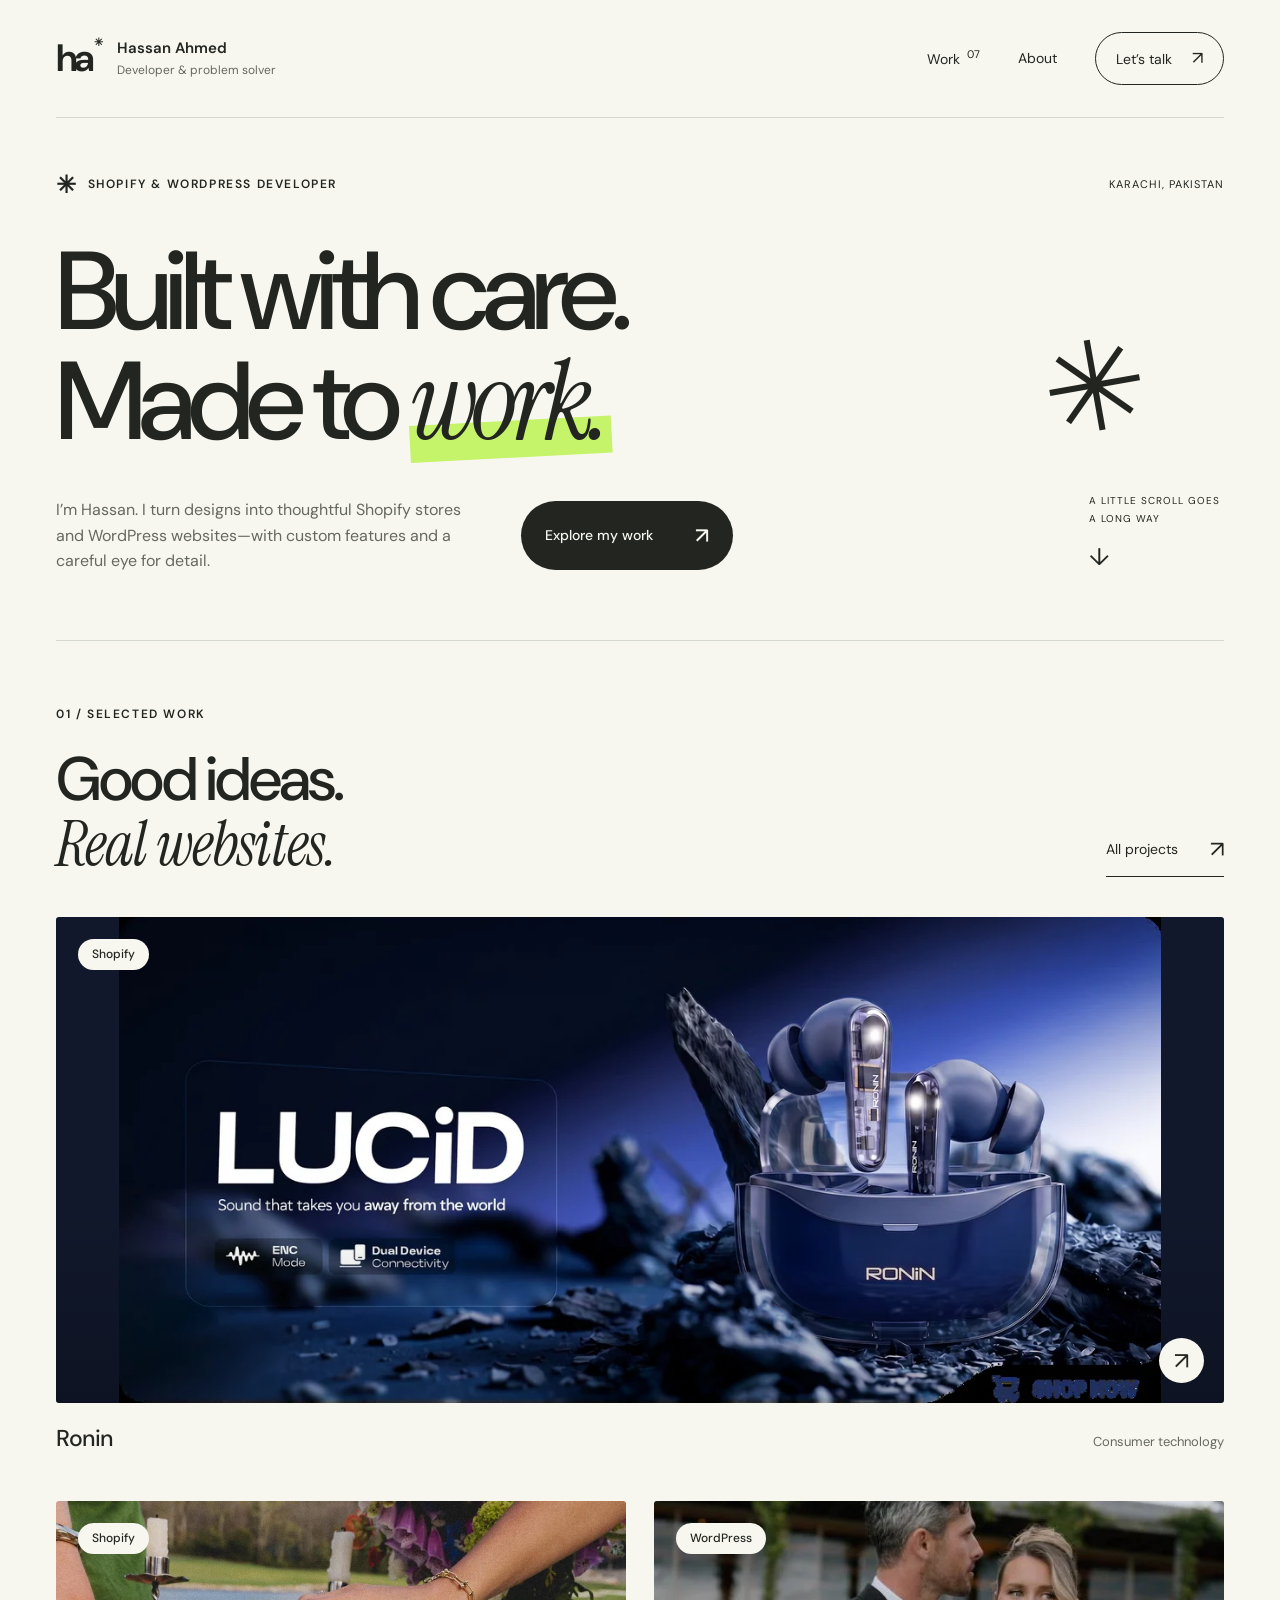
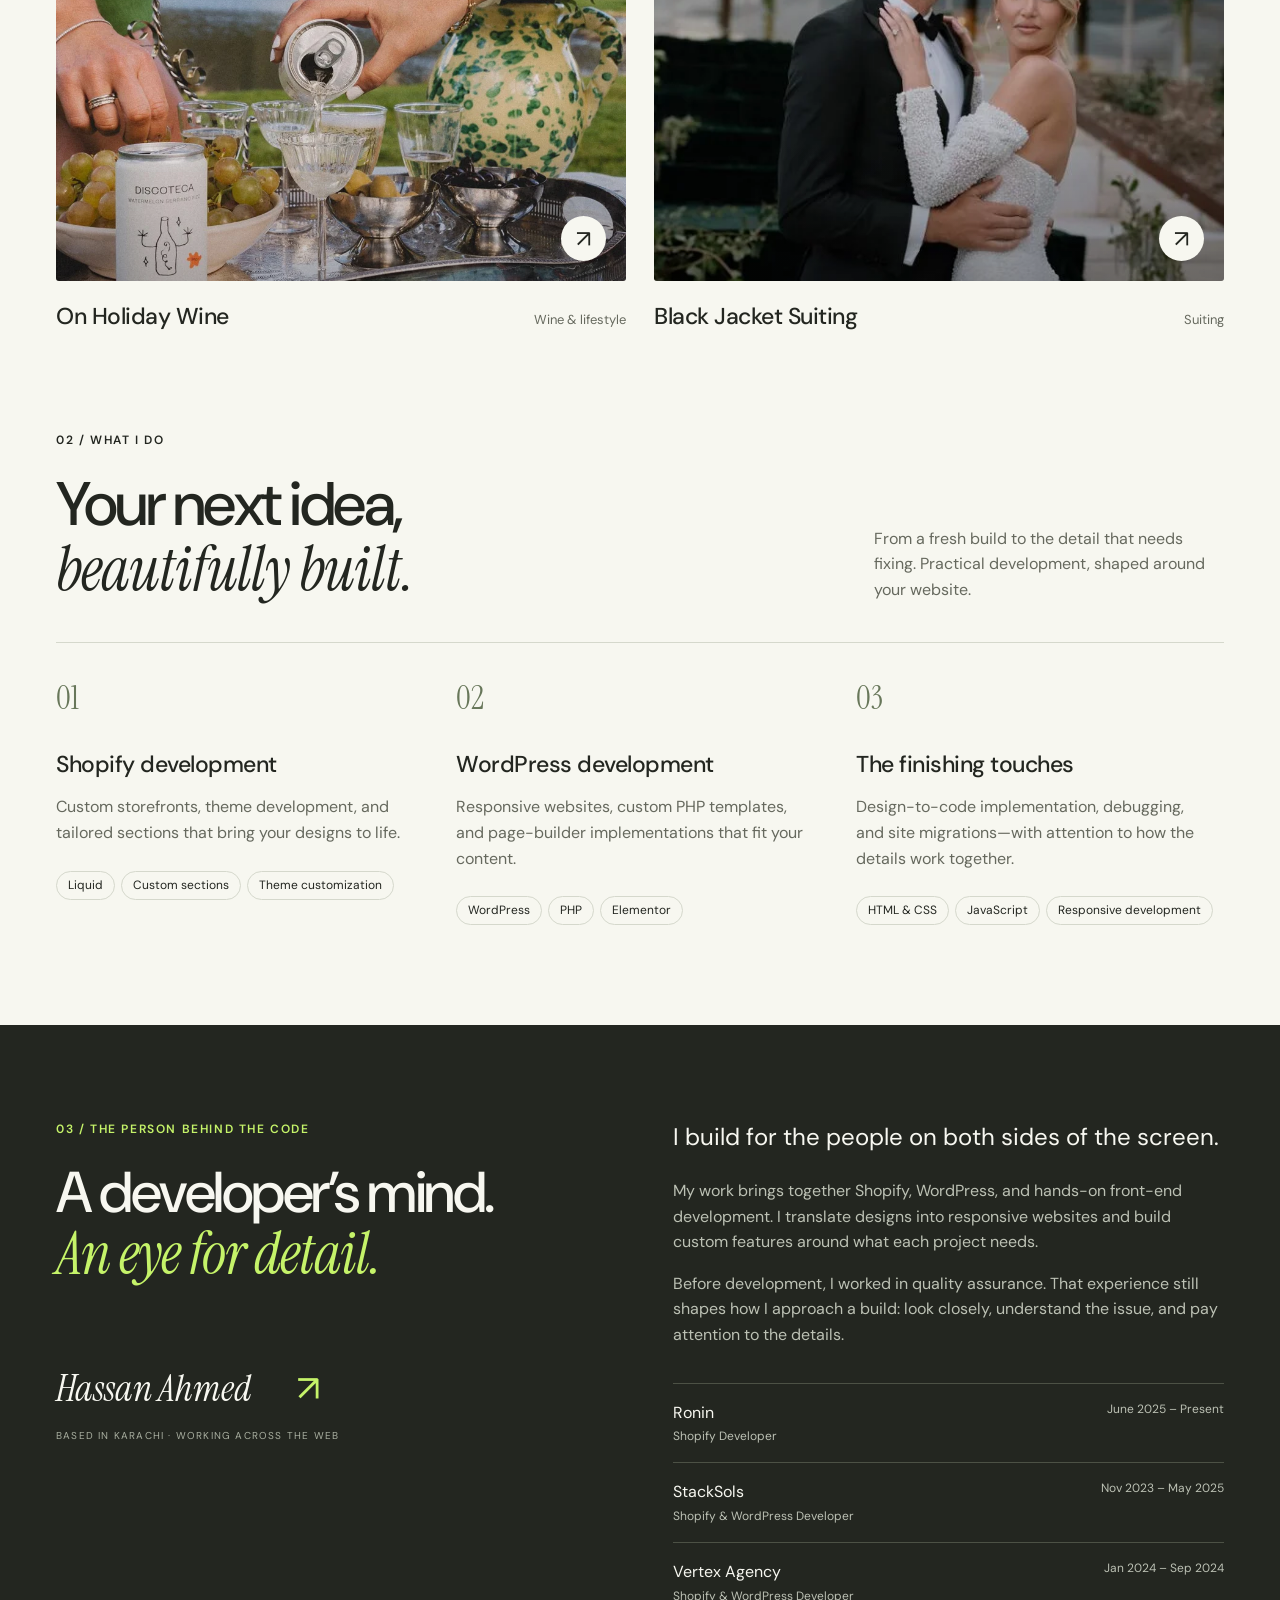
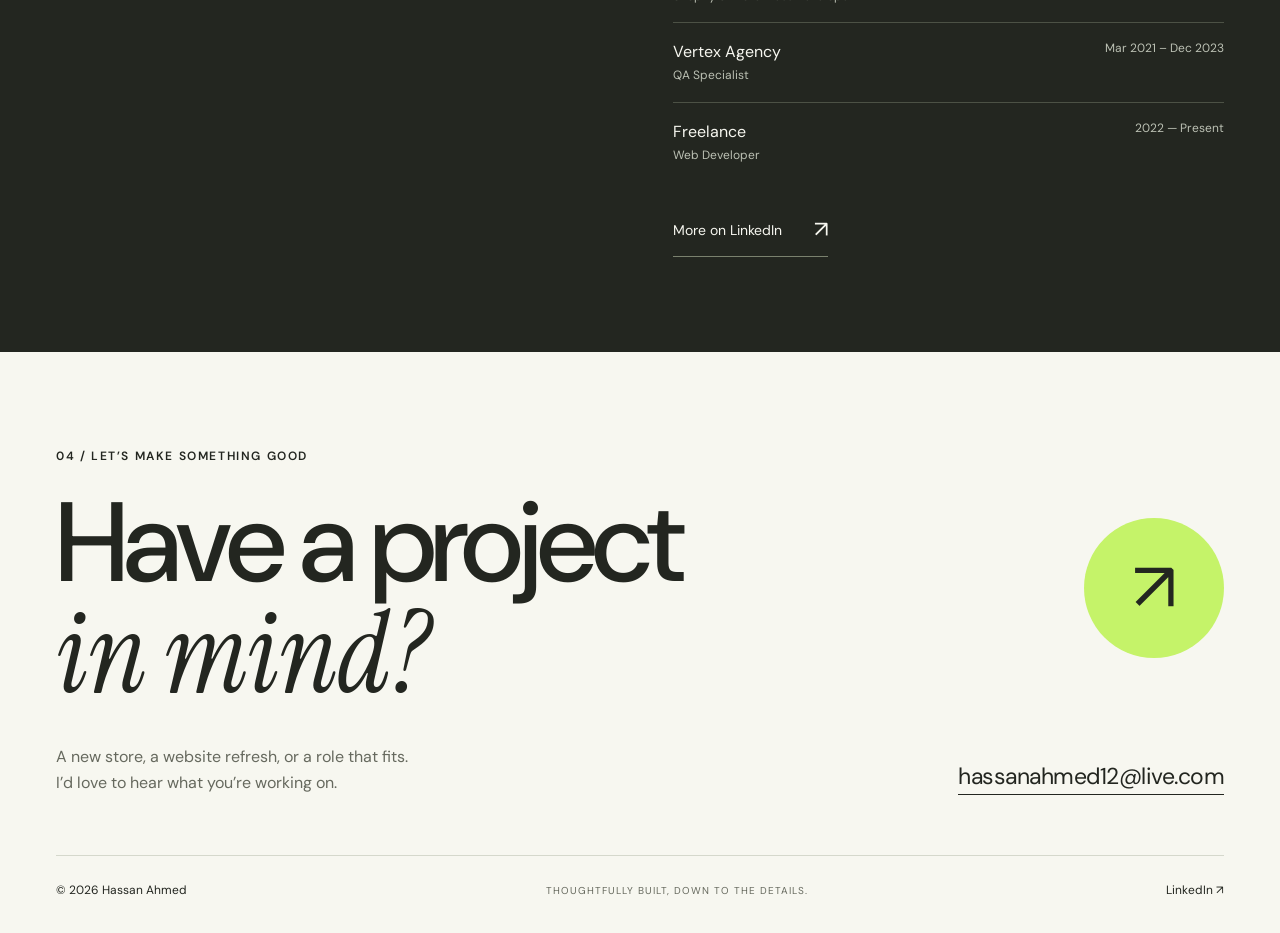
<file: index.html>
<!doctype html>
<html lang="en">
<head>
  <meta charset="utf-8"><meta name="viewport" content="width=device-width, initial-scale=1">
  <title>Hassan Ahmed — Shopify & WordPress Developer</title>
  <meta name="description" content="Hassan Ahmed is a Shopify and WordPress developer in Karachi. Explore selected storefronts, websites, and development experience.">
  <meta name="theme-color" content="#f7f7f0">
  <link rel="icon" type="image/svg+xml" href="data:image/svg+xml,%3Csvg xmlns='http://www.w3.org/2000/svg' viewBox='0 0 64 64'%3E%3Crect width='64' height='64' rx='32' fill='%23232620'/%3E%3Ctext x='32' y='42' font-family='Arial' font-size='30' font-weight='700' text-anchor='middle' fill='%23c5f369'%3Eha%3C/text%3E%3C/svg%3E">
  <link rel="stylesheet" href="./styles.css">
</head>
<body>
  <a class="skip" href="#main">Skip to content</a>
  <header class="header wrap"><a class="identity" href="./" aria-label="Hassan Ahmed home"><span class="monogram">ha<span>✳</span></span><span>Hassan Ahmed<br><small>Developer & problem solver</small></span></a><nav aria-label="Main navigation"><a href="./work/">Work <span>07</span></a><a href="#about">About</a><a class="nav-contact" href="#contact">Let’s talk <span aria-hidden="true">↗</span></a></nav></header>
  <main id="main">
    <section class="hero wrap">
      <div class="eyebrow"><span class="tiny-cross" aria-hidden="true">✳</span> SHOPIFY & WORDPRESS DEVELOPER <span class="location">KARACHI, PAKISTAN</span></div>
      <h1>Built with care.<br>Made to <em>work.</em><span class="hero-star" aria-hidden="true">✳</span></h1>
      <div class="hero-bottom"><p>I’m Hassan. I turn designs into thoughtful Shopify stores and WordPress websites—with custom features and a careful eye for detail.</p><a class="button dark" href="./work/">Explore my work <span aria-hidden="true">↗</span></a><span class="scroll-note">A LITTLE SCROLL GOES A LONG WAY <span aria-hidden="true">↓</span></span></div>
    </section>
    <section class="work-section wrap" id="selected-work"><div class="section-heading"><div><span class="eyebrow">01 / SELECTED WORK</span><h2>Good ideas.<br><em>Real websites.</em></h2></div><a class="text-link" href="./work/">All projects <span aria-hidden="true">↗</span></a></div><div id="featured-projects" class="project-grid"></div></section>
    <section class="services wrap" id="services"><div class="section-heading"><div><span class="eyebrow">02 / WHAT I DO</span><h2>Your next idea,<br><em>beautifully built.</em></h2></div><p>From a fresh build to the detail that needs fixing. Practical development, shaped around your website.</p></div><div class="services-grid"><article><span class="service-no">01</span><h3>Shopify development</h3><p>Custom storefronts, theme development, and tailored sections that bring your designs to life.</p><div class="tags"><span>Liquid</span><span>Custom sections</span><span>Theme customization</span></div></article><article><span class="service-no">02</span><h3>WordPress development</h3><p>Responsive websites, custom PHP templates, and page-builder implementations that fit your content.</p><div class="tags"><span>WordPress</span><span>PHP</span><span>Elementor</span></div></article><article><span class="service-no">03</span><h3>The finishing touches</h3><p>Design-to-code implementation, debugging, and site migrations—with attention to how the details work together.</p><div class="tags"><span>HTML & CSS</span><span>JavaScript</span><span>Responsive development</span></div></article></div></section>
    <section class="about-section" id="about"><div class="wrap about-grid"><div><span class="eyebrow">03 / THE PERSON BEHIND THE CODE</span><h2>A developer’s mind.<br><em>An eye for detail.</em></h2><div class="about-signature">Hassan Ahmed <span aria-hidden="true">↗</span></div><p class="about-location">BASED IN KARACHI · WORKING ACROSS THE WEB</p></div><div class="about-copy"><p class="lead">I build for the people on both sides of the screen.</p><p>My work brings together Shopify, WordPress, and hands-on front-end development. I translate designs into responsive websites and build custom features around what each project needs.</p><p>Before development, I worked in quality assurance. That experience still shapes how I approach a build: look closely, understand the issue, and pay attention to the details.</p><div class="experience"><div><span>Ronin</span><span>Shopify Developer</span><small>June 2025 – Present</small></div><div><span>StackSols</span><span>Shopify & WordPress Developer</span><small>Nov 2023 – May 2025</small></div><div><span>Vertex Agency</span><span>Shopify & WordPress Developer</span><small>Jan 2024 – Sep 2024</small></div><div><span>Vertex Agency</span><span>QA Specialist</span><small>Mar 2021 – Dec 2023</small></div><div><span>Freelance</span><span>Web Developer</span><small>2022 — Present</small></div></div><a class="text-link" href="https://www.linkedin.com/in/hassan-ahmed-abb316105" target="_blank" rel="noopener noreferrer">More on LinkedIn <span aria-hidden="true">↗</span></a></div></div></section>
    <section class="contact wrap" id="contact"><span class="eyebrow">04 / LET’S MAKE SOMETHING GOOD</span><div class="contact-row"><h2>Have a project<br><em>in mind?</em></h2><a class="contact-circle" href="mailto:hassanahmed12@live.com" aria-label="Email Hassan about a project">↗</a></div><div class="contact-bottom"><p>A new store, a website refresh, or a role that fits.<br>I’d love to hear what you’re working on.</p><a href="mailto:hassanahmed12@live.com">hassanahmed12@live.com</a></div></section>
  </main>
  <footer class="footer wrap"><span>© <span data-year>2026</span> Hassan Ahmed</span><span>THOUGHTFULLY BUILT, DOWN TO THE DETAILS.</span><a href="https://www.linkedin.com/in/hassan-ahmed-abb316105" target="_blank" rel="noopener noreferrer">LinkedIn ↗</a></footer>
  <script src="./projects.js"></script><script src="./site.js"></script>
</body></html>
</file>
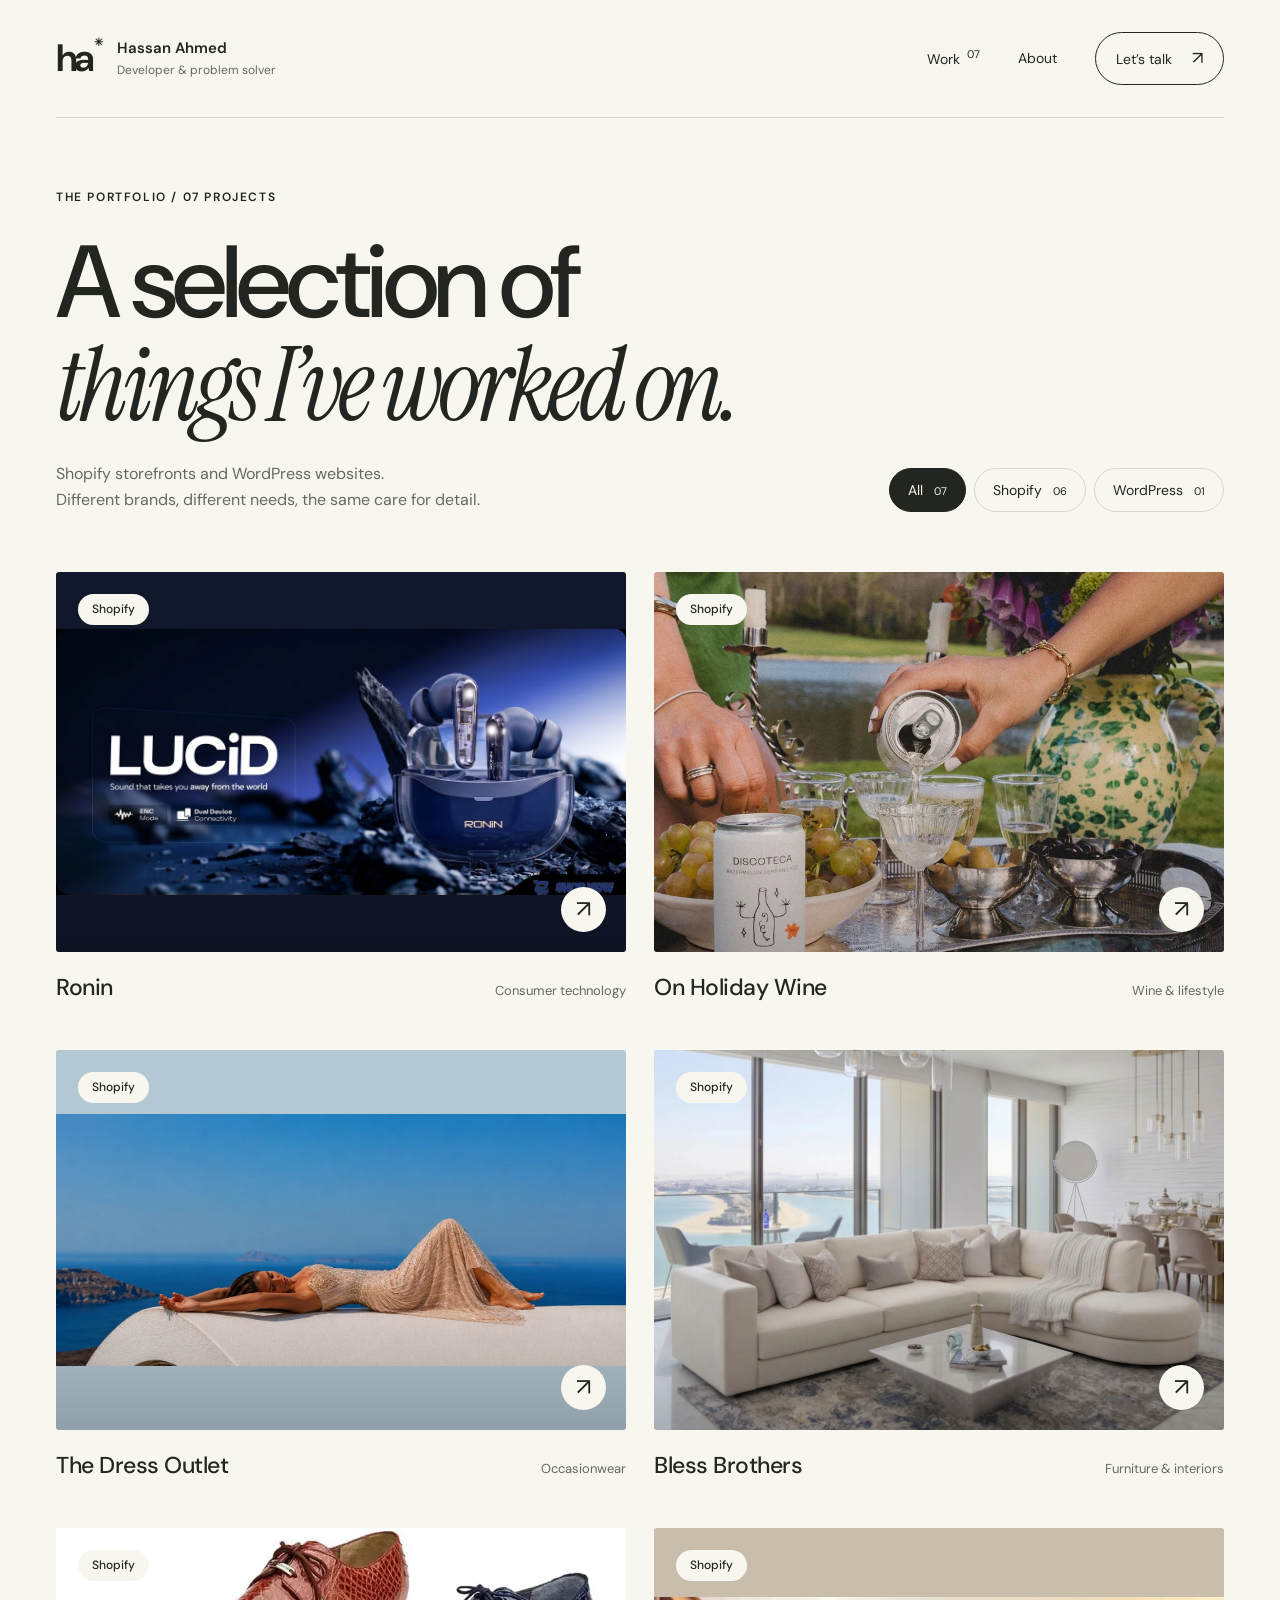
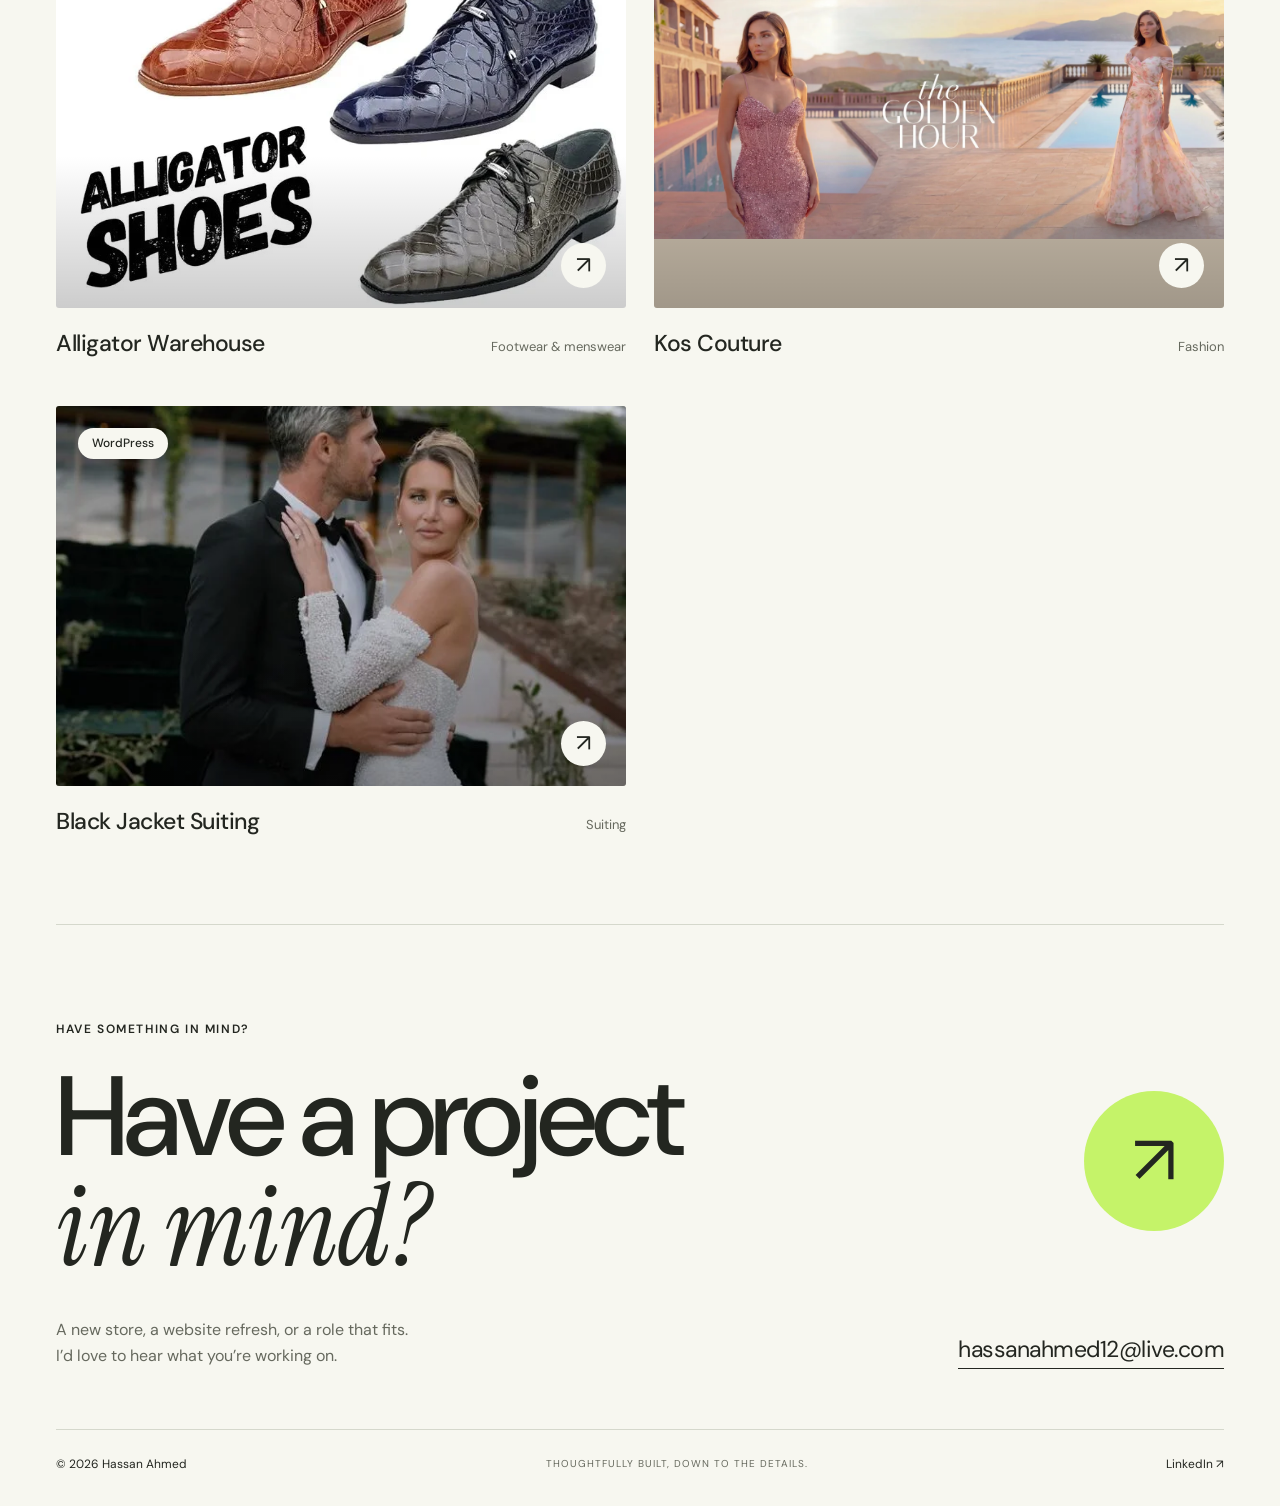
<file: work/index.html>
<!doctype html>
<html lang="en">
<head>
  <meta charset="utf-8"><meta name="viewport" content="width=device-width, initial-scale=1">
  <title>Selected Work — Hassan Ahmed</title>
  <meta name="description" content="Hassan Ahmed is a Shopify and WordPress developer in Karachi. Explore selected storefronts, websites, and development experience.">
  <meta name="theme-color" content="#f7f7f0">
  <link rel="icon" type="image/svg+xml" href="data:image/svg+xml,%3Csvg xmlns='http://www.w3.org/2000/svg' viewBox='0 0 64 64'%3E%3Crect width='64' height='64' rx='32' fill='%23232620'/%3E%3Ctext x='32' y='42' font-family='Arial' font-size='30' font-weight='700' text-anchor='middle' fill='%23c5f369'%3Eha%3C/text%3E%3C/svg%3E">
  <link rel="stylesheet" href="../styles.css">
</head>
<body data-page="work">
  <a class="skip" href="#main">Skip to content</a>
  <header class="header wrap"><a class="identity" href="../" aria-label="Hassan Ahmed home"><span class="monogram">ha<span>✳</span></span><span>Hassan Ahmed<br><small>Developer & problem solver</small></span></a><nav aria-label="Main navigation"><a href="./" aria-current="page">Work <span>07</span></a><a href="../#about">About</a><a class="nav-contact" href="#contact">Let’s talk <span aria-hidden="true">↗</span></a></nav></header>
  <main id="main">
    <section class="work-hero wrap"><span class="eyebrow">THE PORTFOLIO / 07 PROJECTS</span><h1>A selection of<br><em>things I’ve worked on.</em></h1><div class="work-intro"><p>Shopify storefronts and WordPress websites.<br>Different brands, different needs, the same care for detail.</p><div class="filters" role="group" aria-label="Filter projects by platform"><button class="filter" data-filter="All" aria-pressed="true">All <span>07</span></button><button class="filter" data-filter="Shopify" aria-pressed="false">Shopify <span>06</span></button><button class="filter" data-filter="WordPress" aria-pressed="false">WordPress <span>01</span></button></div></div></section>
    <section class="all-work wrap" aria-label="Selected projects"><p id="filter-status" class="sr-only" role="status" aria-live="polite">Showing 7 projects.</p><div id="all-projects" class="project-grid"></div><noscript><p>Project links:</p><ul><li><a href="https://ronin.pk/">Ronin</a></li><li><a href="https://www.onholidaywine.com/">On Holiday Wine</a></li><li><a href="https://www.thedressoutlet.com/">The Dress Outlet</a></li><li><a href="https://blessbrothers.ae/">Bless Brothers</a></li><li><a href="https://alligatorwarehouse.com/">Alligator Warehouse</a></li><li><a href="https://koscouture.com/">Kos Couture</a></li><li><a href="http://www.blackjacketsuiting.com/">Black Jacket Suiting</a></li></ul></noscript></section>
    <section class="contact wrap work-contact" id="contact"><span class="eyebrow">HAVE SOMETHING IN MIND?</span><div class="contact-row"><h2>Have a project<br><em>in mind?</em></h2><a class="contact-circle" href="mailto:hassanahmed12@live.com" aria-label="Email Hassan about a project">↗</a></div><div class="contact-bottom"><p>A new store, a website refresh, or a role that fits.<br>I’d love to hear what you’re working on.</p><a href="mailto:hassanahmed12@live.com">hassanahmed12@live.com</a></div></section>
  </main>
  <footer class="footer wrap"><span>© <span data-year>2026</span> Hassan Ahmed</span><span>THOUGHTFULLY BUILT, DOWN TO THE DETAILS.</span><a href="https://www.linkedin.com/in/hassan-ahmed-abb316105" target="_blank" rel="noopener noreferrer">LinkedIn ↗</a></footer>
  <script src="../projects.js"></script><script src="../site.js"></script>
</body></html>
</file>
<file: styles.css>
@import url('https://fonts.googleapis.com/css2?family=DM+Sans:wght@400;450;500;550;600;650;700&family=Instrument+Serif:ital@0;1&display=swap');
:root{--paper:#f7f7f0;--ink:#232620;--muted:#66695e;--line:#d5d8cc;--green:#c5f369;--serif:'Instrument Serif',Georgia,serif;--sans:'DM Sans',Arial,sans-serif}*{box-sizing:border-box}html{scroll-behavior:smooth;scroll-padding-top:30px}body{margin:0;background:var(--paper);color:var(--ink);font-family:var(--sans);font-size:16px;line-height:1.6}a{color:inherit;text-decoration:none}button{font:inherit}a,button{-webkit-tap-highlight-color:transparent}a:focus-visible,button:focus-visible{outline:3px solid #487712;outline-offset:6px}::selection{background:var(--green)}.wrap{width:min(1320px,calc(100% - 112px));margin:auto}.header{min-height:118px;display:flex;align-items:center;justify-content:space-between;border-bottom:1px solid var(--line);gap:24px}.identity{display:flex;align-items:center;gap:18px;font-weight:600;font-size:15px;line-height:1.4}.identity small{font-size:12px;color:var(--muted);font-weight:400}.monogram{font-size:38px;font-weight:650;letter-spacing:-4px;position:relative;margin-right:8px}.monogram span{font-size:11px;letter-spacing:0;position:absolute;top:3px;right:-12px}.header nav{display:flex;align-items:center;gap:38px;font-size:14px}.header nav>a:hover{color:#537319}.header nav>a>span{font-size:11px;vertical-align:super;margin-left:3px}.header nav .nav-contact{border:1px solid var(--ink);border-radius:40px;padding:11px 20px}.header nav .nav-contact span{font-size:18px;vertical-align:baseline;margin-left:16px}.eyebrow{font-size:12px;font-weight:600;letter-spacing:1.6px;display:block}.hero{padding:55px 0 62px}.hero .eyebrow{display:flex;align-items:center;gap:10px}.tiny-cross{font-size:24px;line-height:1}.location{margin-left:auto;font-weight:400;font-size:11px;letter-spacing:1px}.hero h1{font-size:clamp(68px,8.65vw,126px);font-weight:500;line-height:.99;letter-spacing:-7px;margin:40px 0 36px;position:relative;max-width:1100px}em{font-family:var(--serif);font-weight:400}.hero h1 em{position:relative;z-index:0}.hero h1 em:after{content:'';position:absolute;left:0;right:-8px;bottom:9px;height:26%;background:var(--green);z-index:-1;transform:rotate(-3deg)}.hero-star{font-size:125px;color:var(--ink);position:absolute;right:15px;bottom:5px;line-height:1;transform:rotate(-10deg)}.hero-bottom{display:flex;gap:40px;align-items:center}.hero-bottom p{max-width:425px;font-size:16px;color:var(--muted);margin:0}.button{display:inline-flex;justify-content:space-between;align-items:center;gap:42px;padding:17px 24px;border-radius:40px;font-size:14px;font-weight:500;white-space:nowrap;transition:transform .2s,background .2s}.button:hover{transform:translateY(-3px)}.button.dark{background:var(--ink);color:var(--paper)}.button.dark:hover{background:#415524}.button span{font-size:22px}.scroll-note{margin-left:auto;font-size:10px;letter-spacing:1px;max-width:135px;line-height:1.8}.scroll-note span{display:block;font-size:24px;margin-top:7px}.work-section{border-top:1px solid var(--line);padding:64px 0 96px}.section-heading{display:flex;justify-content:space-between;align-items:flex-end;gap:30px;margin-bottom:40px}h2{font-size:clamp(44px,4.8vw,68px);font-weight:500;letter-spacing:-2.5px;line-height:1.06;margin:22px 0 0}h2 em{letter-spacing:-1px}.text-link{font-size:14px;display:inline-flex;align-items:center;gap:32px;border-bottom:1px solid var(--ink);padding-bottom:8px}.text-link:hover{gap:40px}.text-link span{font-size:23px}.section-heading>p{max-width:350px;color:var(--muted);margin:0}.project-grid{display:grid;grid-template-columns:1fr 1fr;gap:44px 28px}.project-card:first-child{grid-column:1/-1}.project-visual{aspect-ratio:1.5;position:relative;overflow:hidden;border-radius:3px;background:var(--card-bg,#e5e8db);display:block}.project-card:first-child .project-visual{aspect-ratio:2.4}.project-visual img{display:block;width:100%;height:100%;object-fit:cover;transition:transform .6s}.project-visual:hover img{transform:scale(1.035)}.project-overlay{position:absolute;inset:0;background:linear-gradient(transparent 60%,#0003)}.project-platform{position:absolute;top:22px;left:22px;padding:6px 14px;border-radius:30px;background:var(--paper);font-size:12px;font-weight:500}.project-arrow{position:absolute;bottom:20px;right:20px;background:var(--paper);width:45px;height:45px;border-radius:50%;display:grid;place-items:center;font-size:24px;transition:background .2s}.project-visual:hover .project-arrow{background:var(--green)}.project-caption{display:flex;justify-content:space-between;align-items:baseline;gap:15px;padding-top:17px}.project-caption h3{font-size:23px;font-weight:500;letter-spacing:-.5px;margin:0}.project-caption p{font-size:13px;color:var(--muted);margin:0}.project-card{scroll-margin-top:25px}.project-card[hidden]{display:none}.project-brand-fallback{height:100%;display:grid;place-content:center;text-align:center;font-family:var(--serif);font-size:clamp(32px,6vw,85px);line-height:1.1;padding:45px}.services{padding:0 0 100px}.services-grid{display:grid;grid-template-columns:repeat(3,1fr);gap:32px;border-top:1px solid var(--line);padding-top:30px}.service-no{font-family:var(--serif);font-size:32px;color:#68775a}.services-grid h3{font-size:23px;line-height:1.25;font-weight:500;letter-spacing:-.5px;margin:25px 0 16px}.services-grid p{color:var(--muted);max-width:350px}.tags{display:flex;flex-wrap:wrap;gap:6px;margin-top:25px}.tags span{font-size:12px;border:1px solid var(--line);border-radius:20px;padding:4px 11px}.about-section{background:var(--ink);color:var(--paper);padding:95px 0}.about-grid{display:grid;grid-template-columns:1fr 1fr;gap:65px}.about-section .eyebrow{color:var(--green)}.about-section h2{font-size:clamp(40px,4.5vw,62px)}.about-section h2 em{color:var(--green)}.about-signature{font-family:var(--serif);font-style:italic;font-size:37px;margin-top:75px;display:flex;align-items:center;gap:45px}.about-signature span{font-family:var(--sans);font-style:normal;color:var(--green)}.about-location{font-size:10px;letter-spacing:1.2px;color:#a9afa0}.about-copy>p{color:#bcc1b4}.about-copy>p.lead{font-size:24px;color:var(--paper);line-height:1.4;margin-top:0}.experience{margin:35px 0 30px}.experience>div{display:grid;grid-template-columns:1fr auto;gap:2px 12px;padding:16px 0;border-top:1px solid #4c5145}.experience>div>span:first-child{font-size:16px}.experience>div>span:nth-child(2){font-size:12px;color:#bcc1b4;grid-column:1}.experience small{grid-row:1;grid-column:2;font-size:12px;color:#bcc1b4}.about-copy .text-link{border-color:#7a816e}.contact{padding:95px 0 60px}.contact-row{display:flex;align-items:center;justify-content:space-between;gap:30px}.contact h2{font-size:clamp(65px,8.8vw,125px);line-height:.98;letter-spacing:-5px}.contact-circle{width:140px;height:140px;display:grid;place-items:center;border-radius:50%;background:var(--green);font-size:70px;transition:transform .25s}.contact-circle:hover{transform:rotate(45deg)}.contact-bottom{display:flex;justify-content:space-between;align-items:flex-end;margin-top:35px;gap:24px}.contact-bottom p{color:var(--muted);margin:0}.contact-bottom>a{border-bottom:1px solid var(--ink);font-size:23px;letter-spacing:-.5px}.footer{display:flex;justify-content:space-between;gap:24px;align-items:center;padding:25px 0 32px;border-top:1px solid var(--line);font-size:12px}.footer>span:nth-child(2){font-size:10px;letter-spacing:1px;color:var(--muted)}.skip{position:absolute;left:20px;top:-100px;background:var(--ink);color:white;padding:15px;z-index:20}.skip:focus{top:10px}.work-hero{padding:70px 0 45px}.work-hero h1{font-size:clamp(65px,8vw,112px);line-height:1;font-weight:500;letter-spacing:-5px;margin:24px 0}.work-intro{display:flex;justify-content:space-between;align-items:flex-end;gap:30px}.work-intro p{color:var(--muted);max-width:440px;margin:0}.filters{display:flex;gap:8px;flex-wrap:wrap}.filter{cursor:pointer;border:1px solid var(--line);border-radius:30px;padding:10px 18px;background:transparent;font-size:14px;color:var(--ink)}.filter[aria-pressed=true]{background:var(--ink);border-color:var(--ink);color:var(--paper)}.filter:hover{border-color:var(--ink)}.filter span{font-size:11px;margin-left:7px}.all-work{padding:15px 0 85px}.all-work .project-card:first-child{grid-column:auto}.all-work .project-card:first-child .project-visual{aspect-ratio:1.5}.all-work .project-card:nth-child(3n) .project-visual{background:#ebe4d9}.work-contact{border-top:1px solid var(--line)}.sr-only{position:absolute;width:1px;height:1px;padding:0;margin:-1px;overflow:hidden;clip:rect(0,0,0,0);white-space:nowrap;border:0}
@media(min-width:1500px){.hero h1{font-size:135px}}
@media(max-width:1000px){.wrap{width:calc(100% - 64px)}.hero h1{letter-spacing:-4px}.hero-star{font-size:90px;right:0}.hero-bottom{gap:25px}.scroll-note{display:none}.about-grid{gap:36px}.services-grid{gap:22px}.contact-bottom>a{font-size:19px}}
@media(max-width:700px){.wrap{width:calc(100% - 40px)}.header{min-height:90px}.identity>span:last-child{display:none}.header nav{gap:20px}.header nav .nav-contact{padding:8px 14px}.header nav .nav-contact span{margin-left:7px}.hero{padding:35px 0 45px}.hero .eyebrow{font-size:10px;letter-spacing:1px}.location{display:none}.hero h1{font-size:clamp(44px,12.2vw,84px);letter-spacing:-3.2px;margin:32px 0;line-height:1.03}.hero-star{display:none}.hero h1 em:after{bottom:4px}.hero-bottom{align-items:flex-start;flex-direction:column;gap:24px}.hero-bottom p{max-width:100%}.button{padding:13px 22px}.work-section{padding:40px 0 60px}.section-heading{gap:20px;margin-bottom:28px;align-items:flex-start;flex-direction:column}.section-heading h2{margin-top:16px}h2{font-size:45px}.eyebrow{font-size:10px;letter-spacing:1.3px}.section-heading .text-link{align-self:flex-end;margin-top:-12px}.project-grid{grid-template-columns:1fr;gap:30px}.project-card:first-child{grid-column:auto}.project-card:first-child .project-visual{aspect-ratio:1.5}.project-caption h3{font-size:22px}.project-caption p{font-size:12px}.project-platform{top:14px;left:14px}.services{padding-bottom:60px}.services-grid{grid-template-columns:1fr;gap:25px}.services-grid article{border-bottom:1px solid var(--line);padding-bottom:25px}.services-grid article:last-child{border:0}.services-grid h3{margin-top:10px}.services-grid p{max-width:none}.tags{margin-top:18px}.about-section{padding:55px 0}.about-grid{grid-template-columns:1fr;gap:35px}.about-signature{margin-top:32px}.about-copy>p.lead{font-size:22px}.contact{padding:55px 0 38px}.contact h2{font-size:65px;letter-spacing:-3px}.contact-circle{height:77px;width:77px;flex-shrink:0;font-size:42px}.contact-bottom{flex-direction:column;align-items:flex-start;gap:22px}.contact-bottom>a{font-size:21px}.footer{flex-wrap:wrap;padding:22px 0}.footer>span:nth-child(2){display:none}.work-hero{padding:40px 0 30px}.work-hero h1{font-size:64px;letter-spacing:-3px}.work-intro{align-items:flex-start;flex-direction:column;gap:25px}.all-work{padding-bottom:50px}}
@media(prefers-reduced-motion:reduce){html{scroll-behavior:auto}*,*:before,*:after{transition:none!important;animation:none!important}}

/* Preserve the full composition of the brands' wide banners. */
#ronin .project-visual{background:#11182b}#ronin .project-visual img,#the-dress-outlet .project-visual img,#kos-couture .project-visual img{object-fit:contain}
#the-dress-outlet .project-visual{background:#b4c8d4}#kos-couture .project-visual{background:#c9bdab}
#black-jacket-suiting .project-visual img{object-position:center 35%}

/* Quiet motion, with no layout shifts or continuously moving decorations. */
.text-link { transition: color .25s ease; }
.text-link:hover { gap: 32px; }
.text-link span, .button span, .nav-contact span {
 display: inline-block;
 transition: transform .3s cubic-bezier(.22, 1, .36, 1);
}
.text-link:hover span, .text-link:focus-visible span,
.button:hover span, .button:focus-visible span,
.nav-contact:hover span, .nav-contact:focus-visible span { transform: translate(3px, -3px); }
.filter { transition: background-color .25s ease, color .25s ease, border-color .25s ease; }
.project-arrow { transition: background-color .25s ease, transform .3s ease; }
.project-visual:hover .project-arrow, .project-visual:focus-visible .project-arrow {
 background: var(--green);
 transform: rotate(6deg);
}
.project-visual:focus-visible img { transform: scale(1.035); }
.contact-circle { transition: transform .4s cubic-bezier(.22, 1, .36, 1); }
.contact-circle:hover, .contact-circle:focus-visible { transform: rotate(8deg); }
@media (prefers-reduced-motion: no-preference) {
 .hero h1 em::after { transform-origin: left center; animation: highlight-in .85s .3s cubic-bezier(.22, 1, .36, 1) backwards; }
 @keyframes highlight-in {
  from { transform: rotate(-3deg) scaleX(0); }
  to { transform: rotate(-3deg) scaleX(1); }
 }
}
@media (prefers-reduced-motion: reduce) {
 .button:hover, .text-link:hover span, .text-link:focus-visible span,
 .button:hover span, .button:focus-visible span,
 .nav-contact:hover span, .nav-contact:focus-visible span,
 .project-visual:hover img, .project-visual:focus-visible img,
 .project-visual:hover .project-arrow, .project-visual:focus-visible .project-arrow,
 .contact-circle:hover, .contact-circle:focus-visible { transform: none; }
}
</file>
